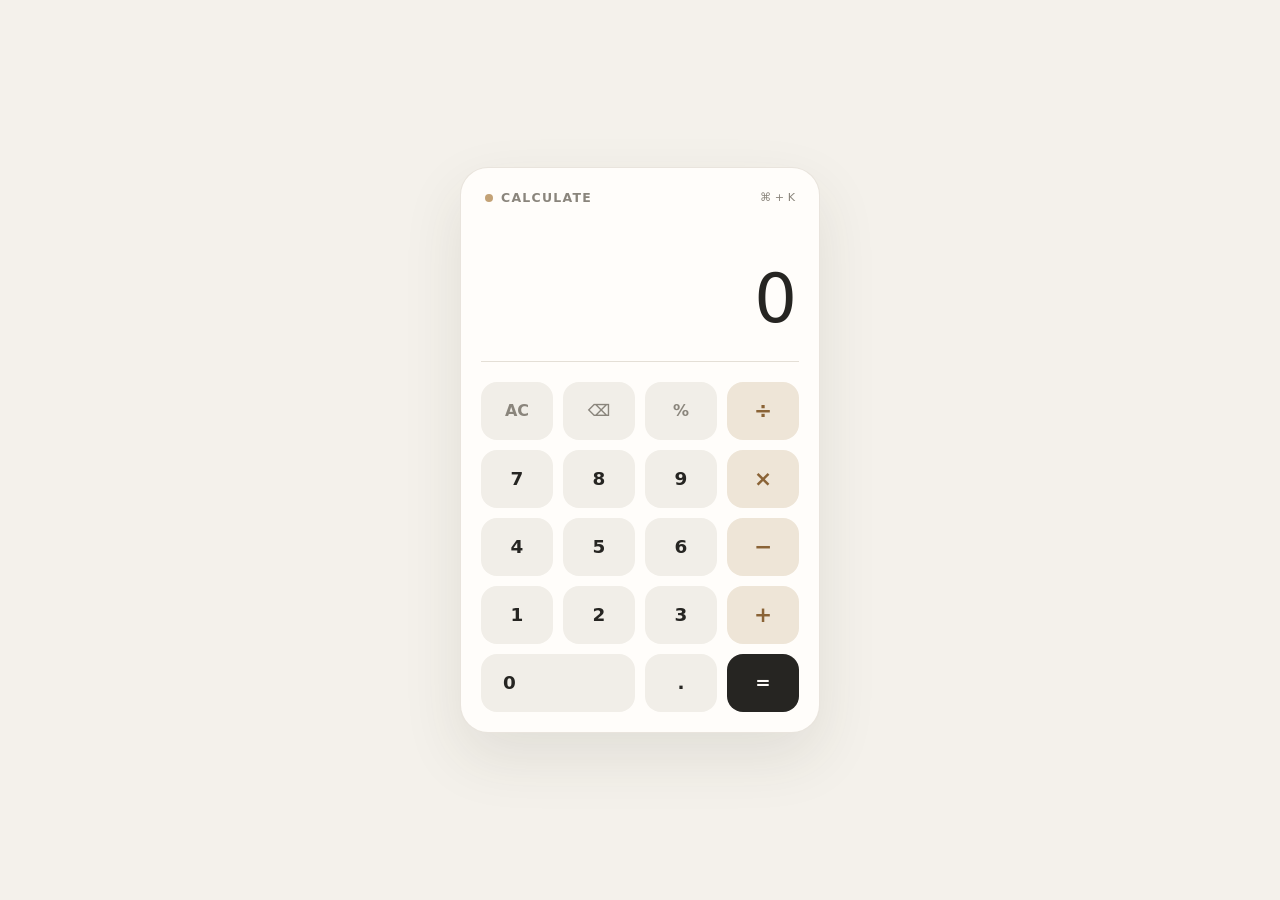
<file: Task-1-Calculator/index.html>
<!doctype html>
<html lang="en">
  <head>
    <meta charset="UTF-8" />
    <meta name="viewport" content="width=device-width, initial-scale=1.0" />
    <meta
      name="description"
      content="A simple, minimalist calculator for everyday calculations."
    />
    <title>Minimal Calculator</title>
    <style>
      :root {
        color-scheme: light;
        --background: #f4f1eb;
        --surface: #fffdfa;
        --surface-muted: #f1eee8;
        --border: #e4dfd6;
        --text: #262522;
        --muted: #8a857c;
        --accent: #262522;
        --accent-text: #fffdfa;
        --shadow: 0 24px 60px rgba(61, 54, 42, 0.1);
      }

      * {
        box-sizing: border-box;
      }

      body {
        min-height: 100vh;
        margin: 0;
        display: grid;
        place-items: center;
        padding: 24px;
        background: var(--background);
        color: var(--text);
        font-family:
          Inter, ui-sans-serif, system-ui, -apple-system, BlinkMacSystemFont,
          "Segoe UI", sans-serif;
      }

      .calculator {
        width: min(100%, 360px);
        padding: 20px;
        border: 1px solid rgba(228, 223, 214, 0.8);
        border-radius: 28px;
        background: var(--surface);
        box-shadow: var(--shadow);
      }

      .calculator-header {
        display: flex;
        align-items: center;
        justify-content: space-between;
        padding: 2px 4px 18px;
      }

      .brand {
        display: flex;
        align-items: center;
        gap: 8px;
        margin: 0;
        color: var(--muted);
        font-size: 0.78rem;
        font-weight: 700;
        letter-spacing: 0.1em;
        text-transform: uppercase;
      }

      .brand-mark {
        width: 8px;
        height: 8px;
        border-radius: 50%;
        background: #c3a276;
      }

      .hint {
        color: var(--muted);
        font-size: 0.7rem;
      }

      .display {
        min-height: 132px;
        display: flex;
        flex-direction: column;
        justify-content: flex-end;
        align-items: flex-end;
        overflow: hidden;
        padding: 18px 6px 24px;
        border-bottom: 1px solid var(--border);
      }

      .previous {
        min-height: 22px;
        max-width: 100%;
        overflow: hidden;
        color: var(--muted);
        font-size: 0.9rem;
        text-overflow: ellipsis;
        white-space: nowrap;
      }

      .current {
        width: 100%;
        overflow: hidden;
        font-size: clamp(2.7rem, 12vw, 4.2rem);
        font-weight: 300;
        letter-spacing: -0.06em;
        line-height: 1.1;
        text-align: right;
        text-overflow: ellipsis;
        white-space: nowrap;
      }

      .keypad {
        display: grid;
        grid-template-columns: repeat(4, 1fr);
        gap: 10px;
        padding-top: 20px;
      }

      button {
        min-height: 58px;
        border: 0;
        border-radius: 16px;
        background: var(--surface-muted);
        color: var(--text);
        cursor: pointer;
        font: inherit;
        font-size: 1.15rem;
        font-weight: 600;
        transition:
          transform 120ms ease,
          background 120ms ease;
        -webkit-tap-highlight-color: transparent;
      }

      button:hover {
        background: #e9e5dd;
      }

      button:active {
        transform: scale(0.95);
      }

      button:focus-visible {
        outline: 3px solid #c3a276;
        outline-offset: 3px;
      }

      .utility {
        color: var(--muted);
        font-size: 1rem;
      }

      .operator {
        background: #eee5d7;
        color: #8a6336;
        font-size: 1.35rem;
      }

      .operator:hover {
        background: #e7dccb;
      }

      .equals {
        background: var(--accent);
        color: var(--accent-text);
      }

      .equals:hover {
        background: #3c3a36;
      }

      .zero {
        grid-column: span 2;
        text-align: left;
        padding-left: 22px;
      }

      @media (max-width: 380px) {
        body {
          padding: 12px;
        }

        .calculator {
          padding: 16px;
          border-radius: 24px;
        }

        .keypad {
          gap: 8px;
        }

        button {
          min-height: 56px;
          border-radius: 14px;
        }
      }

      @media (prefers-reduced-motion: reduce) {
        button {
          transition: none;
        }
      }
    </style>
  </head>
  <body>
    <main class="calculator" aria-label="Calculator">
      <header class="calculator-header">
        <p class="brand"><span class="brand-mark"></span> Calculate</p>
        <span class="hint">⌘ + K</span>
      </header>

      <section class="display" aria-live="polite" aria-atomic="true">
        <div class="previous" id="previous-display"></div>
        <div class="current" id="current-display">0</div>
      </section>

      <section class="keypad" aria-label="Calculator keypad">
        <button class="utility" data-action="clear" aria-label="Clear">AC</button>
        <button class="utility" data-action="backspace" aria-label="Delete last digit">⌫</button>
        <button class="utility" data-action="percent" aria-label="Percent">%</button>
        <button class="operator" data-operation="÷" aria-label="Divide">÷</button>

        <button data-number="7">7</button>
        <button data-number="8">8</button>
        <button data-number="9">9</button>
        <button class="operator" data-operation="×" aria-label="Multiply">×</button>

        <button data-number="4">4</button>
        <button data-number="5">5</button>
        <button data-number="6">6</button>
        <button class="operator" data-operation="−" aria-label="Subtract">−</button>

        <button data-number="1">1</button>
        <button data-number="2">2</button>
        <button data-number="3">3</button>
        <button class="operator" data-operation="+" aria-label="Add">+</button>

        <button class="zero" data-number="0">0</button>
        <button data-action="decimal" aria-label="Decimal point">.</button>
        <button class="equals" data-action="equals" aria-label="Equals">=</button>
      </section>
    </main>

    <script>
      (() => {
        const currentDisplay = document.querySelector("#current-display");
        const previousDisplay = document.querySelector("#previous-display");
        const keypad = document.querySelector(".keypad");

        let currentValue = "0";
        let previousValue = "";
        let operation = null;
        let shouldResetCurrent = false;

        const symbols = { "+": "+", "−": "−", "×": "×", "÷": "÷" };

        function updateDisplay() {
          currentDisplay.textContent = currentValue;
          previousDisplay.textContent =
            previousValue && operation
              ? `${previousValue} ${symbols[operation]}`
              : "";
        }

        function inputNumber(number) {
          if (currentValue === "Error" || shouldResetCurrent) {
            currentValue = number;
            shouldResetCurrent = false;
          } else if (currentValue === "0") {
            currentValue = number;
          } else if (currentValue.length < 14) {
            currentValue += number;
          }
          updateDisplay();
        }

        function inputDecimal() {
          if (currentValue === "Error" || shouldResetCurrent) {
            currentValue = "0.";
            shouldResetCurrent = false;
          } else if (!currentValue.includes(".")) {
            currentValue += ".";
          }
          updateDisplay();
        }

        function calculate() {
          const first = Number(previousValue);
          const second = Number(currentValue);
          if (!operation || Number.isNaN(first) || Number.isNaN(second)) return;

          let result;
          if (operation === "+") result = first + second;
          if (operation === "−") result = first - second;
          if (operation === "×") result = first * second;
          if (operation === "÷") result = second === 0 ? "Error" : first / second;

          currentValue =
            result === "Error"
              ? result
              : String(Number.parseFloat(result.toFixed(10)));
          previousValue = "";
          operation = null;
          shouldResetCurrent = true;
          updateDisplay();
        }

        function chooseOperation(nextOperation) {
          if (currentValue === "Error") return;
          if (operation && !shouldResetCurrent) calculate();
          previousValue = currentValue;
          operation = nextOperation;
          shouldResetCurrent = true;
          updateDisplay();
        }

        function clear() {
          currentValue = "0";
          previousValue = "";
          operation = null;
          shouldResetCurrent = false;
          updateDisplay();
        }

        function backspace() {
          if (shouldResetCurrent || currentValue === "Error") {
            currentValue = "0";
            shouldResetCurrent = false;
          } else {
            currentValue =
              currentValue.length > 1 ? currentValue.slice(0, -1) : "0";
          }
          updateDisplay();
        }

        function percent() {
          if (currentValue !== "Error") {
            currentValue = String(Number(currentValue) / 100);
            updateDisplay();
          }
        }

        keypad.addEventListener("click", (event) => {
          const button = event.target.closest("button");
          if (!button) return;

          if (button.dataset.number) inputNumber(button.dataset.number);
          if (button.dataset.operation) chooseOperation(button.dataset.operation);
          if (button.dataset.action === "decimal") inputDecimal();
          if (button.dataset.action === "equals") calculate();
          if (button.dataset.action === "clear") clear();
          if (button.dataset.action === "backspace") backspace();
          if (button.dataset.action === "percent") percent();
        });

        document.addEventListener("keydown", (event) => {
          const keyMap = {
            "/": "÷",
            "*": "×",
            "-": "−",
            "+": "+",
          };

          if (/^\d$/.test(event.key)) inputNumber(event.key);
          else if (event.key === ".") inputDecimal();
          else if (keyMap[event.key]) chooseOperation(keyMap[event.key]);
          else if (event.key === "Enter" || event.key === "=") calculate();
          else if (event.key === "Escape" || event.key.toLowerCase() === "c") clear();
          else if (event.key === "Backspace") backspace();
          else if (event.key === "%") percent();
          else return;

          event.preventDefault();
        });

        updateDisplay();
      })();
    </script>
  </body>
</html>
</file>
